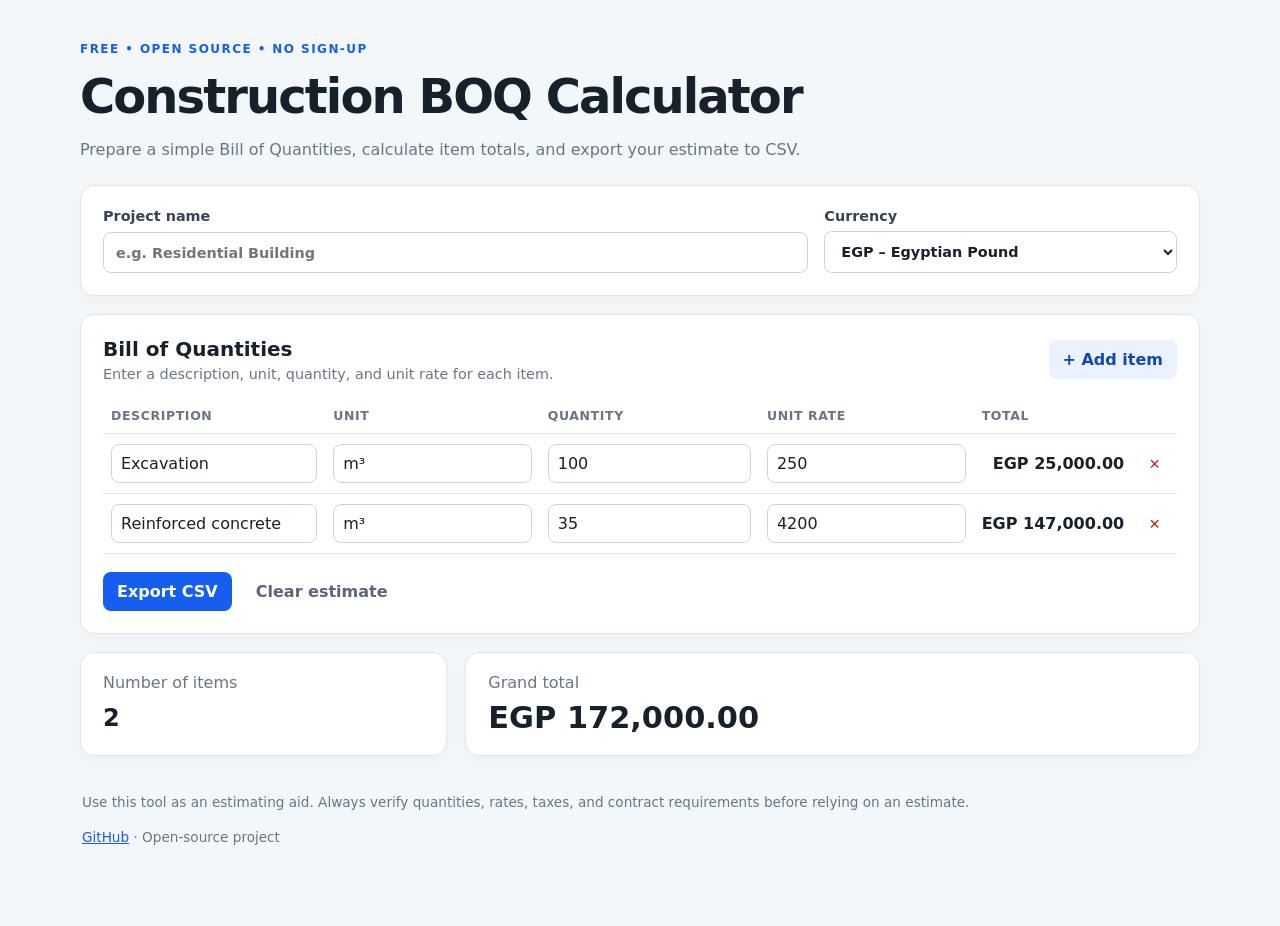
<file: index.html>
<!doctype html>
<html lang="en">
<head>
  <meta charset="utf-8">
  <meta name="viewport" content="width=device-width, initial-scale=1">
  <meta name="description" content="A free, open-source construction Bill of Quantities calculator.">
  <title>Construction BOQ Calculator</title>
  <link rel="stylesheet" href="styles.css">
</head>
<body>
  <main class="container">
    <header class="hero">
      <p class="eyebrow">FREE • OPEN SOURCE • NO SIGN-UP</p>
      <h1>Construction BOQ Calculator</h1>
      <p>Prepare a simple Bill of Quantities, calculate item totals, and export your estimate to CSV.</p>
    </header>

    <section class="panel controls" aria-label="Estimate settings">
      <label>Project name
        <input id="projectName" type="text" placeholder="e.g. Residential Building">
      </label>
      <label>Currency
        <select id="currency">
          <option value="EGP">EGP – Egyptian Pound</option>
          <option value="USD">USD – US Dollar</option>
          <option value="EUR">EUR – Euro</option>
          <option value="GBP">GBP – British Pound</option>
          <option value="SAR">SAR – Saudi Riyal</option>
          <option value="AED">AED – UAE Dirham</option>
        </select>
      </label>
    </section>

    <section class="panel" aria-label="Bill of quantities">
      <div class="section-heading">
        <div>
          <h2>Bill of Quantities</h2>
          <p class="muted">Enter a description, unit, quantity, and unit rate for each item.</p>
        </div>
        <button id="addRow" class="button secondary" type="button">+ Add item</button>
      </div>
      <div class="table-wrap">
        <table>
          <thead>
            <tr>
              <th scope="col">Description</th>
              <th scope="col">Unit</th>
              <th scope="col">Quantity</th>
              <th scope="col">Unit rate</th>
              <th scope="col">Total</th>
              <th scope="col"><span class="sr-only">Actions</span></th>
            </tr>
          </thead>
          <tbody id="items"></tbody>
        </table>
      </div>
      <div class="actions">
        <button id="exportCsv" class="button primary" type="button">Export CSV</button>
        <button id="clearAll" class="button text-button" type="button">Clear estimate</button>
      </div>
    </section>

    <section class="summary-grid" aria-label="Estimate summary">
      <article class="summary-card">
        <span class="muted">Number of items</span>
        <strong id="itemCount">0</strong>
      </article>
      <article class="summary-card total-card">
        <span class="muted">Grand total</span>
        <strong id="grandTotal">EGP 0.00</strong>
      </article>
    </section>

    <footer>
      <p>Use this tool as an estimating aid. Always verify quantities, rates, taxes, and contract requirements before relying on an estimate.</p>
      <p><a href="https://github.com/" target="_blank" rel="noreferrer">GitHub</a> · Open-source project</p>
    </footer>
  </main>
  <script src="app.js"></script>
</body>
</html>
</file>
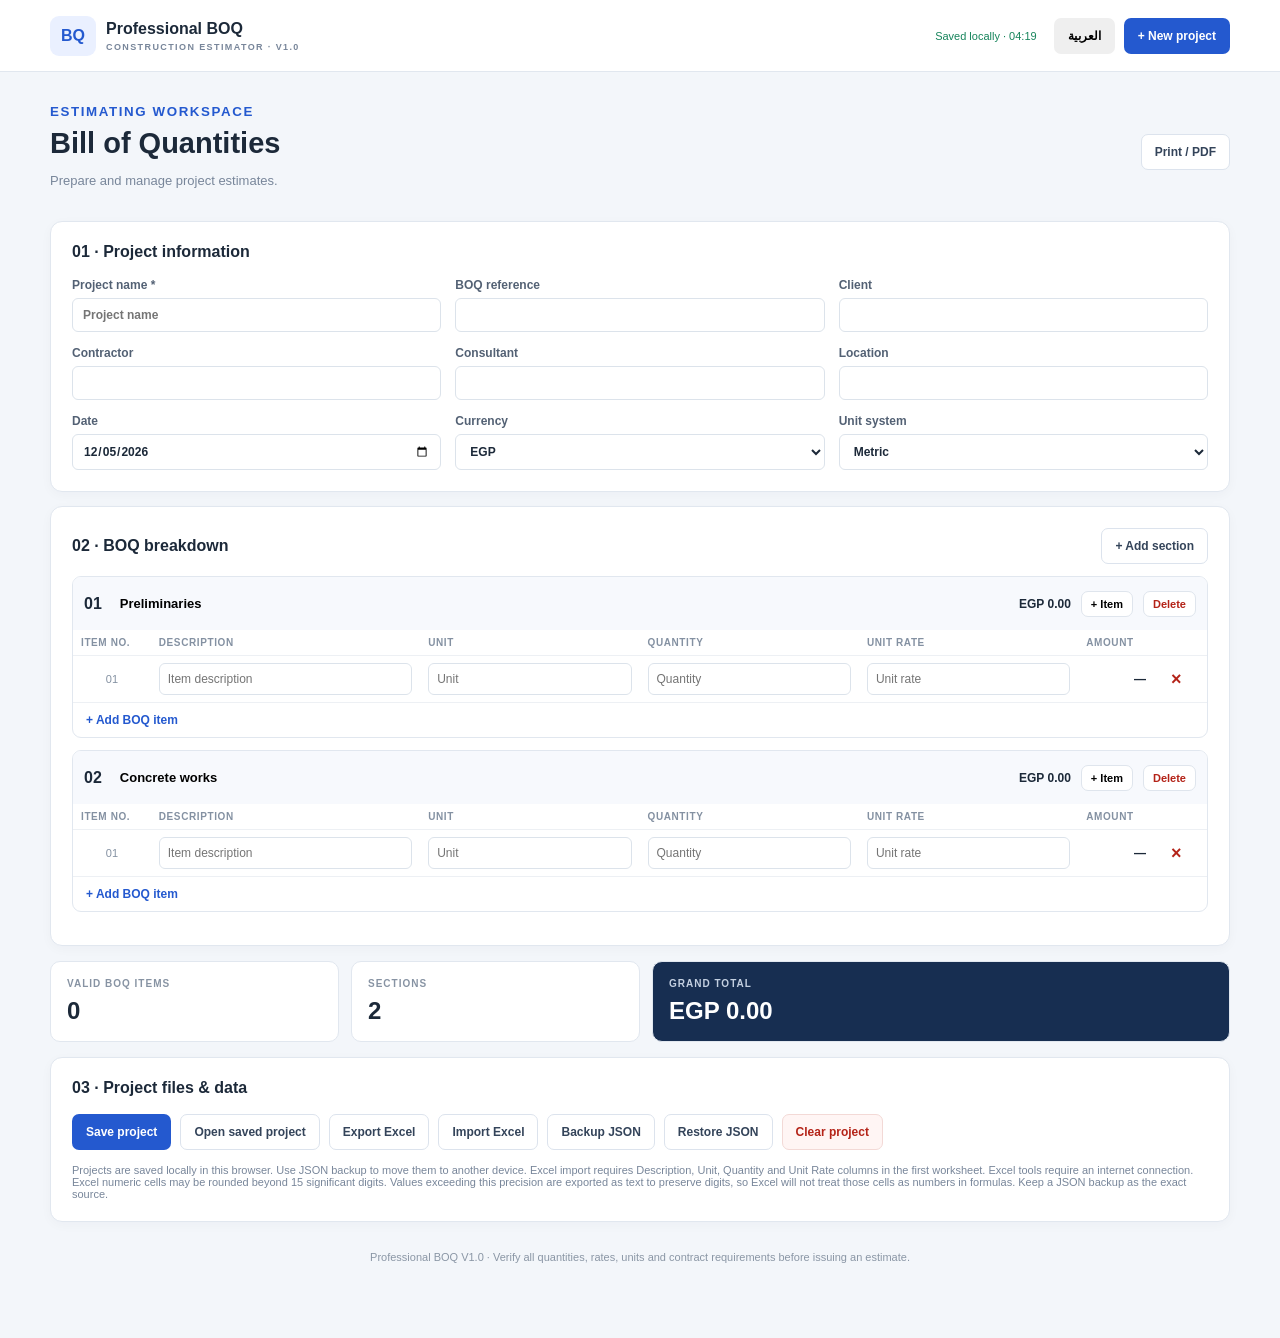
<file: v1/index.html>
<!doctype html>
<html lang="en"><head><meta charset="utf-8"><meta name="viewport" content="width=device-width,initial-scale=1"><title>Professional BOQ V1</title><link rel="stylesheet" href="styles.css"><script src="https://cdn.sheetjs.com/xlsx-0.20.3/package/dist/xlsx.full.min.js"></script></head>
<body><header><div class="brand"><b>BQ</b><span>Professional BOQ<small>CONSTRUCTION ESTIMATOR · V1.0</small></span></div><nav><span id="saveState">Saved locally</span><button id="lang">العربية</button><button id="newProject" class="primary">+ New project</button></nav></header>
<main><div class="heading"><div><small data-en="ESTIMATING WORKSPACE" data-ar="مساحة إعداد المقايسات">ESTIMATING WORKSPACE</small><h1 data-en="Bill of Quantities" data-ar="جدول الكميات">Bill of Quantities</h1><p data-en="Prepare and manage project estimates." data-ar="إعداد وإدارة مقايسات المشروعات.">Prepare and manage project estimates.</p></div><button id="print" class="secondary" data-en="Print / PDF" data-ar="طباعة / PDF">Print / PDF</button></div>
<section class="panel"><h2 data-en="01 · Project information" data-ar="01 · بيانات المشروع">01 · Project information</h2><div class="fields">
<label><span data-en="Project name *" data-ar="اسم المشروع *">Project name *</span><input id="name" placeholder="Project name" data-placeholder-en="Project name" data-placeholder-ar="اسم المشروع" required></label><label><span data-en="BOQ reference" data-ar="رقم المقايسة">BOQ reference</span><input id="ref"></label><label><span data-en="Client" data-ar="المالك">Client</span><input id="client"></label><label><span data-en="Contractor" data-ar="المقاول">Contractor</span><input id="contractor"></label><label><span data-en="Consultant" data-ar="الاستشاري">Consultant</span><input id="consultant"></label><label><span data-en="Location" data-ar="الموقع">Location</span><input id="location"></label><label><span data-en="Date" data-ar="التاريخ">Date</span><input id="date" type="date"></label><label><span data-en="Currency" data-ar="العملة">Currency</span><select id="currency"><option>EGP</option><option>USD</option><option>EUR</option><option>GBP</option><option>SAR</option><option>AED</option><option>KWD</option><option>QAR</option></select></label><label><span data-en="Unit system" data-ar="نظام الوحدات">Unit system</span><select id="units"><option value="Metric" data-en="Metric" data-ar="متري">Metric</option><option value="Imperial" data-en="Imperial" data-ar="إنجليزي (Imperial)">Imperial</option><option value="Custom" data-en="Custom" data-ar="مخصص">Custom</option></select></label></div></section>
<section class="panel"><div class="section-title"><h2 data-en="02 · BOQ breakdown" data-ar="02 · تقسيم جدول الكميات">02 · BOQ breakdown</h2><button id="addSection" class="secondary">+ Add section</button></div><div id="sections"></div><p id="empty" class="empty">No sections yet. Add a section to begin.</p></section>
<div class="totals"><div><small data-en="VALID BOQ ITEMS" data-ar="عدد البنود الصحيحة">VALID BOQ ITEMS</small><b id="count">0</b></div><div><small data-en="SECTIONS" data-ar="المجموعات">SECTIONS</small><b id="sectionCount">0</b></div><div class="grand"><small data-en="GRAND TOTAL" data-ar="الإجمالي العام">GRAND TOTAL</small><b id="grand">EGP 0.00</b></div></div>
<section class="panel"><h2 data-en="03 · Project files & data" data-ar="03 · ملفات وبيانات المشروع">03 · Project files & data</h2><div class="actions"><button id="save" class="primary">Save project</button><button id="open" class="secondary">Open saved project</button><button id="excelOut" class="secondary">Export Excel</button><button id="excelIn" class="secondary">Import Excel</button><button id="jsonOut" class="secondary">Backup JSON</button><button id="jsonIn" class="secondary">Restore JSON</button><button id="clear" class="danger">Clear project</button></div><p class="note" data-en="Projects are saved locally in this browser. Use JSON backup to move them to another device. Excel import requires Description, Unit, Quantity and Unit Rate columns in the first worksheet. Excel tools require an internet connection. Excel numeric cells may be rounded beyond 15 significant digits. Values exceeding this precision are exported as text to preserve digits, so Excel will not treat those cells as numbers in formulas. Keep a JSON backup as the exact source." data-ar="تُحفظ المشروعات محليًا في هذا المتصفح. استخدم نسخة JSON لنقلها إلى جهاز آخر. يتطلب استيراد Excel أعمدة وصف البند والوحدة والكمية وسعر الوحدة في ورقة العمل الأولى. تتطلب أدوات Excel اتصالًا بالإنترنت. قد تُقرّب خلايا Excel الرقمية القيم التي تتجاوز 15 رقمًا معنويًا. تُصدّر القيم عالية الدقة كنص للحفاظ على الأرقام، ولذلك لن يتعامل Excel معها كأرقام في المعادلات. احتفظ بنسخة JSON كمصدر دقيق.">Projects are saved locally in this browser. Use JSON backup to move them to another device. Excel import requires Description, Unit, Quantity and Unit Rate columns in the first worksheet. Excel tools require an internet connection.</p></section><footer data-en="Professional BOQ V1.0 · Verify all quantities, rates, units and contract requirements before issuing an estimate." data-ar="Professional BOQ V1.0 · تحقق من جميع الكميات والأسعار والوحدات ومتطلبات العقد قبل إصدار المقايسة.">Professional BOQ V1.0 · Verify all quantities, rates, units and contract requirements before issuing an estimate.</footer></main>
<datalist id="unitOptions"></datalist>
<input id="excelFile" type="file" accept=".xlsx,.xls,.csv" hidden><input id="jsonFile" type="file" accept=".json" hidden>
<dialog id="preview"><h2 data-en="Review Excel import" data-ar="مراجعة استيراد Excel">Review Excel import</h2><p id="previewInfo"></p><div class="scroll"><table><thead><tr><th data-en="Description" data-ar="وصف البند">Description</th><th data-en="Unit" data-ar="الوحدة">Unit</th><th data-en="Quantity" data-ar="الكمية">Quantity</th><th data-en="Unit rate" data-ar="سعر الوحدة">Unit rate</th><th data-en="Status" data-ar="الحالة">Status</th></tr></thead><tbody id="previewRows"></tbody></table></div><div class="actions"><button id="cancelImport" class="secondary">Cancel</button><button id="confirmImport" class="primary">Import valid rows</button></div></dialog>
<dialog id="projects"><h2 data-en="Saved projects" data-ar="المشروعات المحفوظة">Saved projects</h2><div id="projectList"></div><button id="closeProjects" class="secondary" data-en="Close" data-ar="إغلاق">Close</button></dialog><script src="app.js"></script></body></html>
</file>
<file: styles.css>
:root {
  color-scheme: light;
  --ink: #17212b;
  --muted: #687684;
  --line: #dfe5ea;
  --paper: #f4f7f9;
  --blue: #155eef;
  --blue-dark: #1049bd;
  font-family: Inter, ui-sans-serif, system-ui, -apple-system, BlinkMacSystemFont, "Segoe UI", sans-serif;
}
* { box-sizing: border-box; }
body { margin: 0; background: var(--paper); color: var(--ink); }
.container { width: min(1120px, calc(100% - 32px)); margin: 42px auto; }
.hero { margin-bottom: 26px; }
.eyebrow { color: var(--blue); font-size: .75rem; font-weight: 800; letter-spacing: .12em; }
h1 { margin: 8px 0; font-size: clamp(2rem, 5vw, 3rem); letter-spacing: -.04em; }
.hero > p:last-child, .muted { color: var(--muted); }
.panel, .summary-card { background: white; border: 1px solid var(--line); border-radius: 14px; box-shadow: 0 4px 18px #17212b08; }
.panel { padding: 22px; margin-bottom: 18px; }
.controls { display: grid; grid-template-columns: 2fr 1fr; gap: 16px; }
label { display: grid; gap: 7px; color: #344454; font-size: .9rem; font-weight: 650; }
input, select { width: 100%; min-width: 0; padding: 11px 12px; border: 1px solid #cbd5df; border-radius: 8px; background: white; color: var(--ink); font: inherit; }
input:focus, select:focus, button:focus-visible { outline: 3px solid #155eef33; outline-offset: 1px; border-color: var(--blue); }
.section-heading { display: flex; justify-content: space-between; align-items: center; gap: 14px; margin-bottom: 16px; }
h2 { margin: 0 0 5px; font-size: 1.25rem; }
.section-heading p { margin: 0; font-size: .9rem; }
.button { border: 0; border-radius: 8px; padding: 10px 14px; font: inherit; font-weight: 700; cursor: pointer; }
.primary { background: var(--blue); color: white; }
.primary:hover { background: var(--blue-dark); }
.secondary { background: #eaf1ff; color: #1248ae; }
.text-button { background: transparent; color: #596777; }
.table-wrap { overflow-x: auto; }
table { width: 100%; border-collapse: collapse; min-width: 760px; }
th { text-align: left; color: var(--muted); font-size: .78rem; font-weight: 750; text-transform: uppercase; letter-spacing: .05em; }
th, td { padding: 10px 8px; border-bottom: 1px solid var(--line); }
td input { padding: 9px; }
td.amount { text-align: right; white-space: nowrap; font-variant-numeric: tabular-nums; font-weight: 700; }
.remove { border: 0; background: transparent; color: #b42318; cursor: pointer; font-size: 1.15rem; padding: 6px 9px; border-radius: 6px; }
.remove:hover { background: #fff0ee; }
.actions { display: flex; gap: 10px; margin-top: 18px; }
.summary-grid { display: grid; grid-template-columns: 1fr 2fr; gap: 18px; }
.summary-card { padding: 20px 22px; display: grid; gap: 8px; }
.summary-card strong { font-size: 1.5rem; font-variant-numeric: tabular-nums; }
.total-card strong { font-size: 1.9rem; }
footer { color: var(--muted); font-size: .85rem; line-height: 1.6; padding: 22px 2px; }
footer a { color: var(--blue); }
.sr-only { position: absolute; width: 1px; height: 1px; padding: 0; margin: -1px; overflow: hidden; clip: rect(0,0,0,0); white-space: nowrap; border: 0; }
@media (max-width: 650px) {
  .container { margin: 22px auto; }
  .controls, .summary-grid { grid-template-columns: 1fr; }
  .section-heading { align-items: flex-start; flex-direction: column; }
  .panel { padding: 16px; }
}
</file>
<file: v1/styles.css>
:root{font-family:Inter,"Segoe UI",Arial,sans-serif;color:#1c2939;background:#f3f6fa;--blue:#2459cf;--line:#e1e7ef;--muted:#78869a}*{box-sizing:border-box}body{margin:0}header{height:72px;background:#fff;border-bottom:1px solid var(--line);display:flex;align-items:center;justify-content:space-between;padding:0 max(22px,calc((100% - 1180px)/2));position:sticky;top:0;z-index:3}.brand{display:flex;align-items:center;gap:10px;font-weight:700}.brand>b{background:#eaf0ff;color:var(--blue);padding:11px;border-radius:9px}.brand small{display:block;font-size:9px;letter-spacing:1.4px;color:var(--muted);margin-top:4px}nav,.actions,.section-title,.heading{display:flex;align-items:center;gap:9px}nav span{font-size:11px;color:#16845b;margin-right:8px}button{font:inherit;font-size:12px;font-weight:700;padding:10px 13px;border:1px solid transparent;border-radius:7px;cursor:pointer}.primary{background:var(--blue);color:white}.secondary{background:white;border-color:#dce3ed;color:#34445a}.danger{background:#fff5f4;color:#b42318;border-color:#f3d9d6}main{max-width:1180px;width:calc(100% - 36px);margin:30px auto 60px}.heading{justify-content:space-between;margin-bottom:20px}.heading small{color:var(--blue);font-weight:800;letter-spacing:1.6px}.heading h1{font-size:29px;margin:7px 0}.heading p,.note{color:var(--muted);font-size:13px}.panel{background:white;border:1px solid var(--line);border-radius:12px;padding:21px;margin:14px 0;box-shadow:0 3px 12px #1b2a3d08}.panel h2{font-size:16px;margin:0 0 17px}.fields{display:grid;grid-template-columns:repeat(3,minmax(0,1fr));gap:14px}.fields label{display:grid;gap:6px;font-size:12px;color:#536174;font-weight:700}.fields input,.fields select,.cell{width:100%;min-width:0;border:1px solid #dce3eb;border-radius:6px;padding:9px 10px;background:#fff;color:#1c2939;font:inherit;font-size:12px}.section-title{justify-content:space-between}.section-title h2{margin:0}.section{border:1px solid var(--line);border-radius:9px;margin:12px 0;overflow:hidden}.section-head{display:flex;align-items:center;gap:10px;padding:11px;background:#f7f9fd}.section-name{flex:1;min-width:100px;border:1px solid transparent;background:transparent;font-weight:700;padding:7px;font-size:13px}.section-total{font-weight:800;font-size:12px;white-space:nowrap}.small-btn{background:#fff;border:1px solid #dfe5ed;padding:6px 9px;font-size:11px}.small-btn.delete{color:#b42318}.table-wrap{overflow-x:auto}table{width:100%;border-collapse:collapse;min-width:740px}th{text-align:left;color:#8491a2;font-size:10px;text-transform:uppercase;letter-spacing:.6px}td,th{padding:7px 8px;border-bottom:1px solid #edf0f4}td .cell{padding:8px}.description{min-width:210px}.unit{min-width:75px}.numeric{min-width:100px}.item-no{text-align:center;color:#8491a2;font-size:11px;font-variant-numeric:tabular-nums;white-space:nowrap}.amount{text-align:right;white-space:nowrap;font-size:12px;font-weight:750}.remove{background:transparent;color:#b42318;font-size:18px;padding:3px 8px}.add-item{background:transparent;color:var(--blue);padding:9px 12px}.empty{text-align:center;padding:22px;color:var(--muted);font-size:13px}.totals{display:grid;grid-template-columns:1fr 1fr 2fr;gap:12px;margin:15px 0}.totals>div{background:#fff;border:1px solid var(--line);border-radius:10px;padding:16px;display:grid;gap:8px}.totals small{font-size:10px;color:#8793a3;letter-spacing:1px;font-weight:800}.totals b{font-size:24px;font-variant-numeric:tabular-nums}.totals .grand{background:#172e51;color:#fff}.totals .grand small{color:#c4d0e1}.actions{flex-wrap:wrap}.note{margin:14px 0 0;font-size:11px}footer{text-align:center;color:#8a96a5;font-size:11px;padding:15px}dialog{border:0;border-radius:12px;padding:22px;width:min(760px,calc(100% - 28px));box-shadow:0 18px 60px #15243b44}dialog::backdrop{background:#17253888}dialog h2{margin:0 0 12px}.scroll{max-height:330px;overflow:auto;margin:12px 0}.scroll table{min-width:600px;font-size:12px}.valid{color:#16845b}.invalid{color:#b42318}.invalid-input{border-color:#b42318!important;background:#fff8f7!important;outline:1px solid #b42318}.saved{display:flex;justify-content:space-between;gap:10px;padding:12px 0;border-bottom:1px solid var(--line)}.saved small{display:block;color:var(--muted);margin-top:4px}.rtl{direction:rtl}.rtl th,.rtl td{text-align:right}.rtl .amount{text-align:left}.rtl .brand{direction:ltr}@media(max-width:760px){header{padding:0 12px}.brand{font-size:12px}nav{gap:4px}nav span{display:none}nav button{padding:8px;font-size:10px}main{width:calc(100% - 22px);margin-top:20px}.fields{grid-template-columns:repeat(2,minmax(0,1fr))}.totals{grid-template-columns:1fr 1fr}.totals .grand{grid-column:1/-1}.panel{padding:16px}.heading h1{font-size:24px}}@media(max-width:430px){.fields{grid-template-columns:1fr}.brand small{font-size:7px}.heading{align-items:flex-start}.heading>button{font-size:10px;padding:8px}}@media print{header,.heading>button,.actions,.section-buttons,.section-head .delete,.add-item,.remove,footer,.incomplete{display:none!important}body{background:#fff}main{width:100%;margin:0}.panel,.totals>div{box-shadow:none;break-inside:auto;page-break-inside:auto}.panel h2{break-after:avoid;page-break-after:avoid}.fields{grid-template-columns:repeat(3,1fr)}.fields input,.fields select{border:0;padding:2px}.print-source{display:none!important}.print-value{display:block;white-space:normal;overflow-wrap:anywhere;word-break:normal;min-width:0;line-height:1.35}.fields .print-value{padding:2px}.section-head .print-value{flex:1;font-weight:700;font-size:13px}.section{break-inside:auto;page-break-inside:auto}.section-head{break-after:avoid;page-break-after:avoid}table{min-width:0;break-inside:auto;page-break-inside:auto;table-layout:fixed}thead{display:table-header-group}tfoot{display:table-footer-group}tr{break-inside:avoid;page-break-inside:avoid}th,td{font-size:9px;padding:4px;overflow-wrap:anywhere;word-break:normal;vertical-align:top}.description{min-width:0;white-space:normal}.amount{white-space:nowrap}}

/* Mobile usability: comfortable touch targets, readable form fields and a
   predictable two-row section toolbar without shrinking the BOQ table. */
@media(max-width:600px){
  button{min-height:40px}
  .fields input,.fields select,#sections .cell{min-height:44px;font-size:16px}
  .section-head .section-name{min-height:44px;font-size:16px;line-height:1.25}
  .section-head .small-btn{min-height:44px;white-space:nowrap}
  .section-head{
    display:grid;
    grid-template-columns:auto minmax(0,1fr) minmax(52px,auto) minmax(52px,auto);
    align-items:center;
    gap:6px;
    padding:9px;
  }
  .section-head>b{grid-column:1;grid-row:1}
  .section-head .section-name{
    min-height:40px;
    grid-column:2/5;
    grid-row:1;
    width:100%;
    min-width:0;
    padding:8px 5px;
  }
  .section-head .section-total{
    grid-column:1/3;
    grid-row:2;
    white-space:normal;
    overflow-wrap:anywhere;
  }
  .section-head .small-btn:not(.delete){grid-column:3;grid-row:2;padding:7px 8px}
  .section-head .small-btn.delete{grid-column:4;grid-row:2;padding:7px 8px}
  .table-wrap{max-width:100%;overflow-x:auto;overscroll-behavior-x:contain;-webkit-overflow-scrolling:touch}
  .table-wrap table{min-width:740px}
  .add-item{min-height:44px;padding:10px 12px}
  .actions{align-items:stretch}
  .actions button{flex:1 1 135px;min-width:0}
  nav button{min-height:40px}
}
</file>
